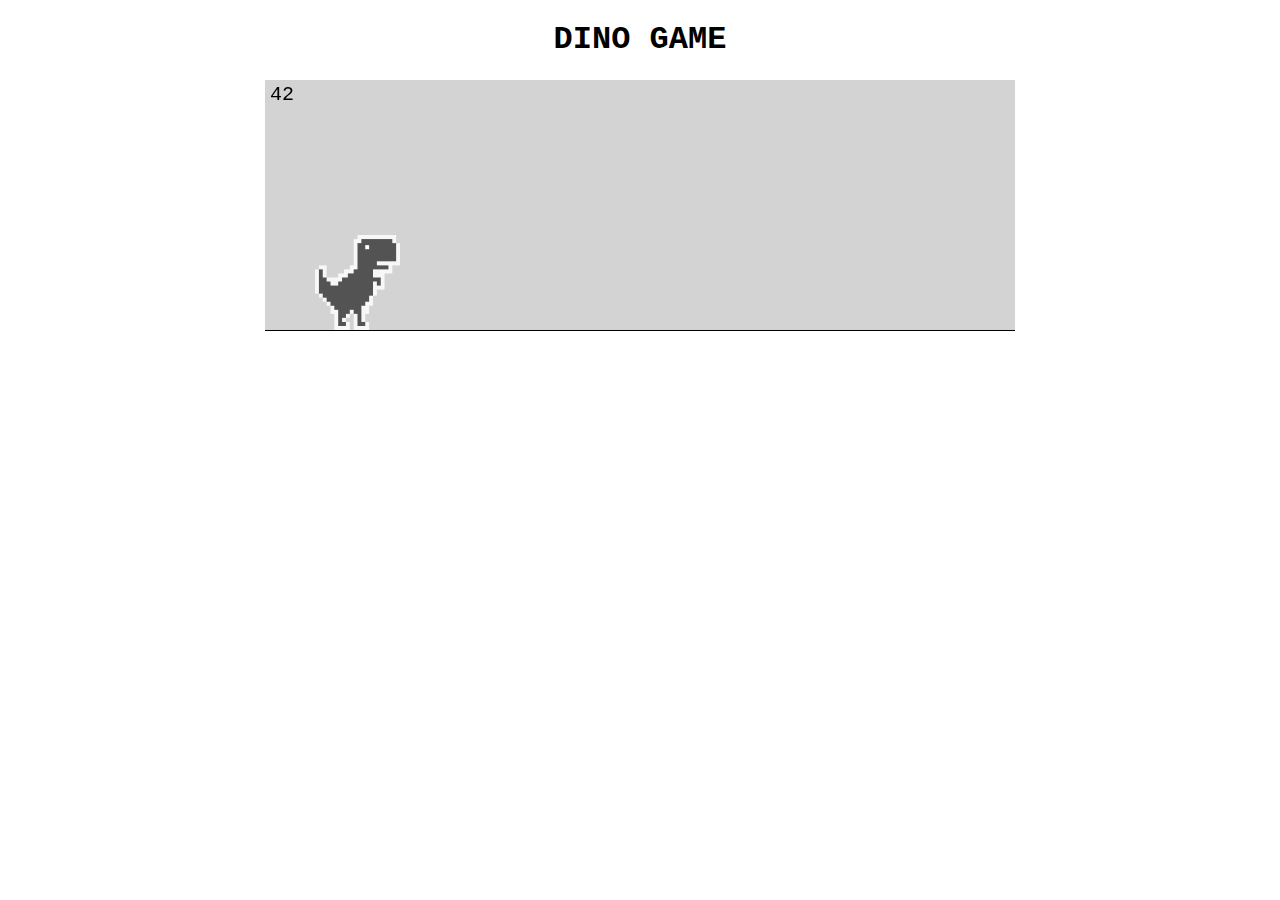
<file: dino game/index.html>
<!DOCTYPE html>
<html lang="en">
<head>
    <meta charset="UTF-8">
    <meta name="viewport" content="width=device-width, initial-scale=1.0">
    <title>DINO GAME</title>
    <link rel = "stylesheet" href = "dino.css">
    <script src="dino.js"></script>
</head>
<body>
    <h1> DINO GAME </h1>
    <canvas id="board"></canvas>
</body>
</html>
</file>
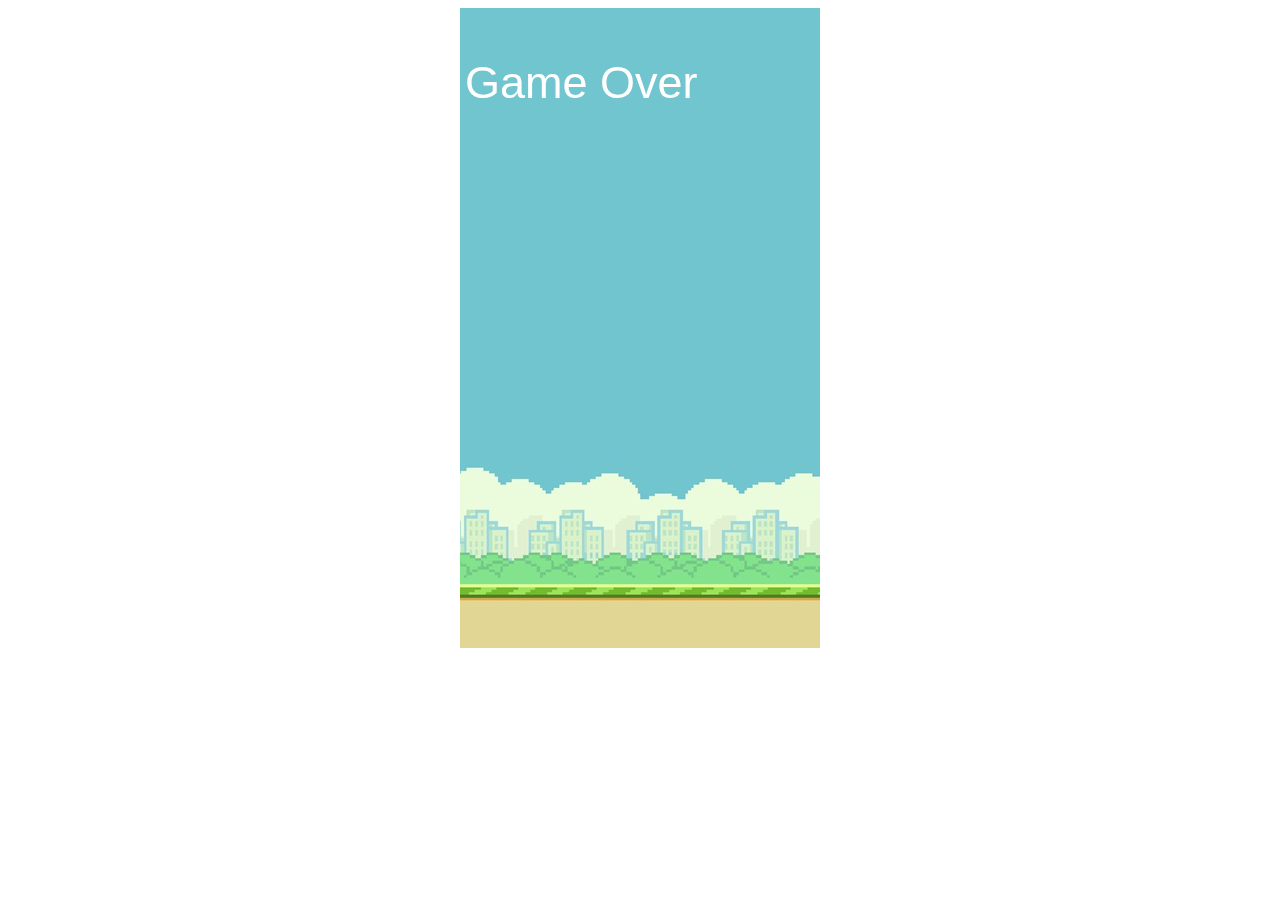
<file: flappy game/index.html>
<!DOCTYPE html>
<html lang="en">
<head>
    <meta charset="UTF-8">
    <meta name="viewport" content="width=device-width, initial-scale=1.0">
    <title>Flapping Bird</title>
    <link rel="stylesheet" href="styles.css">
    <script src="script.js"></script>
</head>
<body>
    <canvas id="board"></canvas>
</body>
</html>
</file>
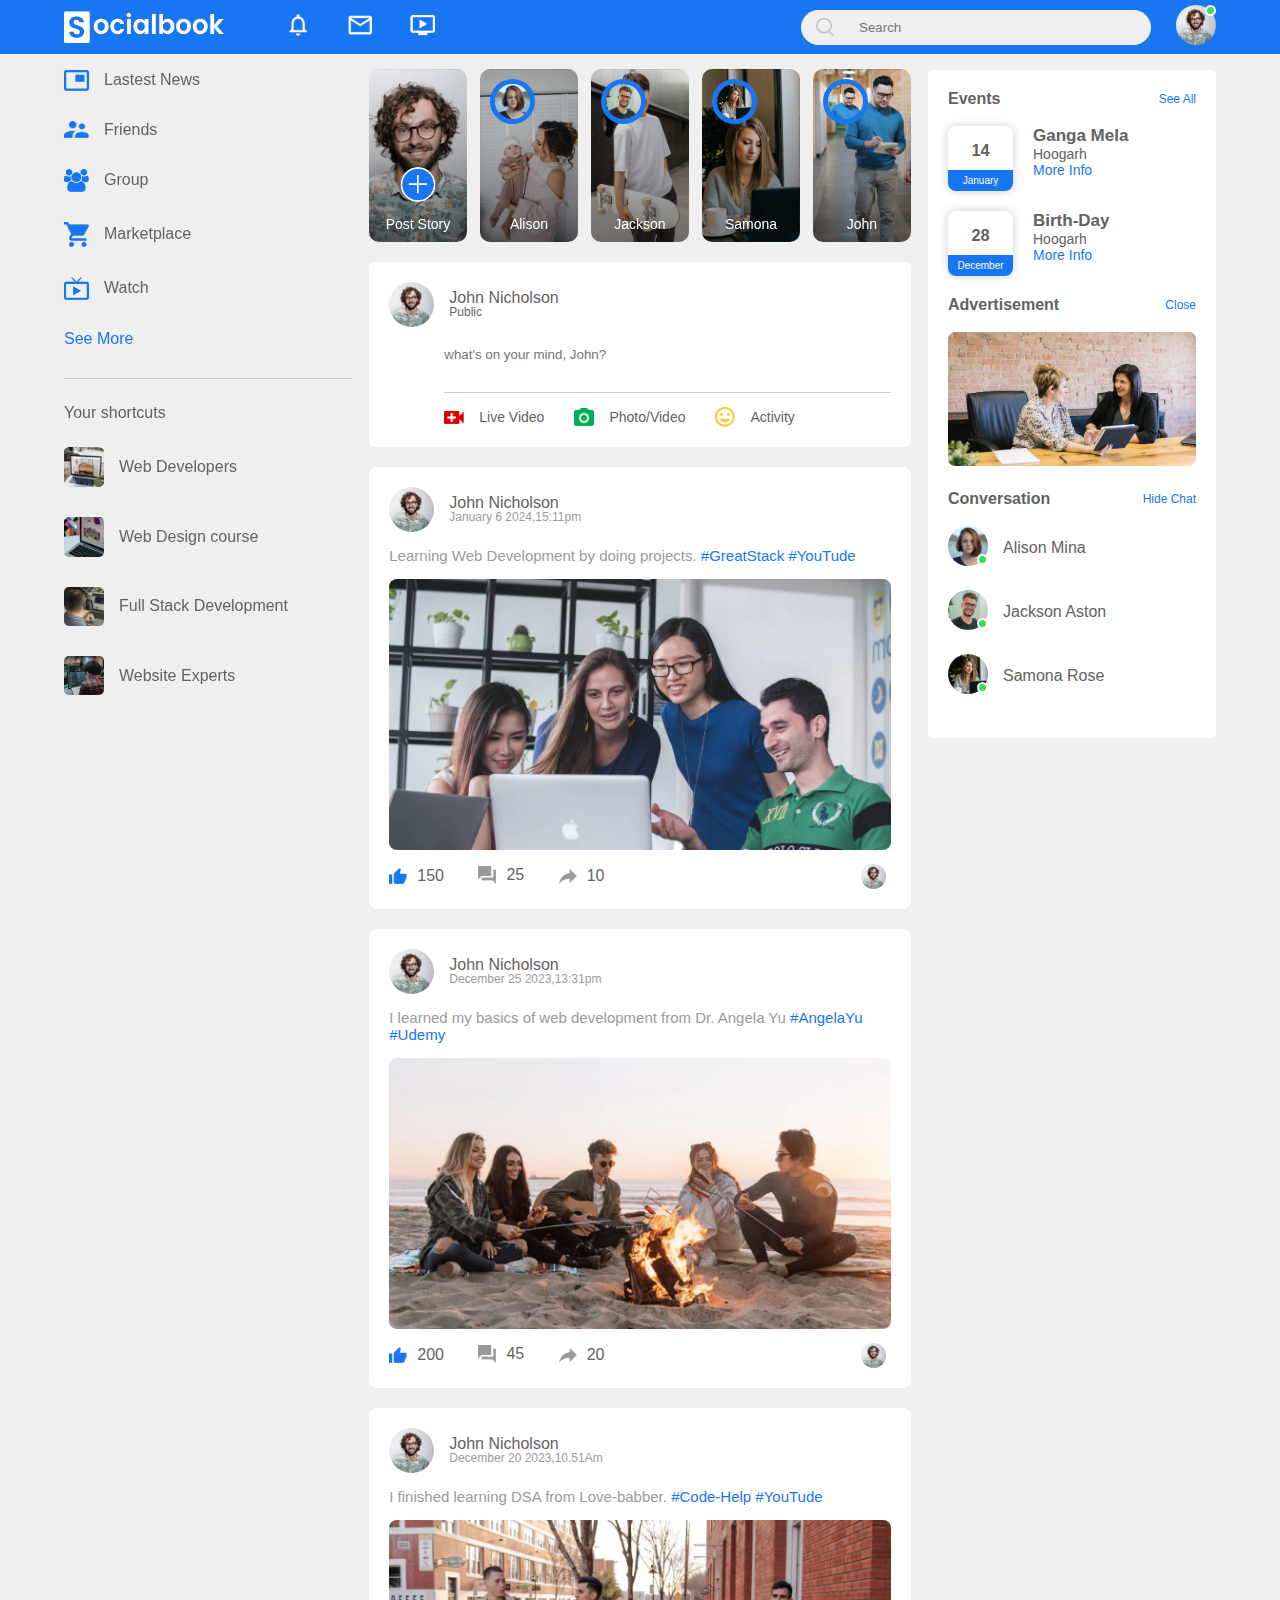
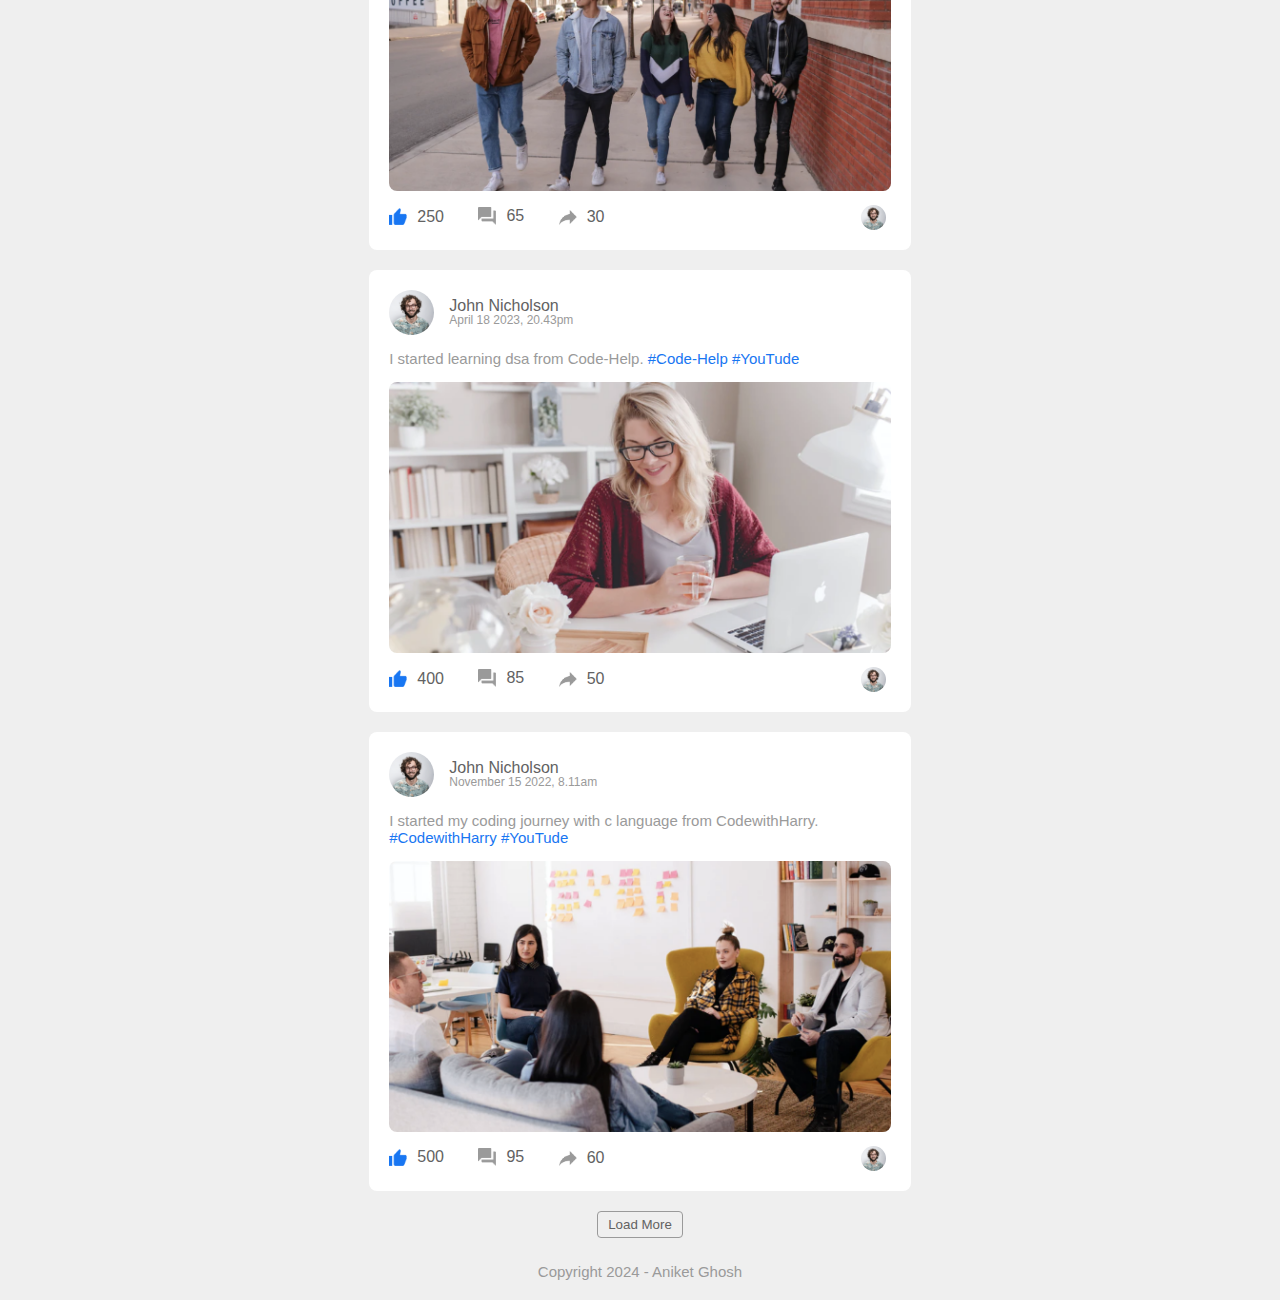
<file: Social_media_website/index.html>
<!DOCTYPE html>
<html lang="en">
  <head>
    <meta charset="UTF-8" />
    <meta name="viewport" content="width=device-width, initial-scale=1.0" />
    <title>SocialBook</title>
    <link rel="stylesheet" href="style.css" />
    <link
      rel="stylesheet"
      href="https://cdnjs.cloudflare.com/ajax/libs/font-awesome/6.5.1/css/all.min.css"
      integrity="sha512-DTOQO9RWCH3ppGqcWaEA1BIZOC6xxalwEsw9c2QQeAIftl+Vegovlnee1c9QX4TctnWMn13TZye+giMm8e2LwA=="
      crossorigin="anonymous"
      referrerpolicy="no-referrer"
    />
  </head>
  <body>
    <!-- Navigation-bar -->
    <nav>
      <div class="nav-left">
        <img src="images/logo.png" alt="logo pic" class="logo" />
        <ul>
          <li><img src="images/notification.png" alt="notification" /></li>
          <li><img src="images/inbox.png" alt="indox icon" /></li>
          <li><img src="images/video.png" alt="video icon" /></li>
        </ul>
      </div>
      <div class="nav_right">
        <div class="search_box">
          <img src="images/search.png" alt="search icon" />
          <input type="text" placeholder="Search" />
        </div>
        <div class="nav_user_icon online" onclick="settingsmenutoggle()">
          <img src="images/profile-pic.png" alt="profile-pic" />
        </div>
      </div>

      <div class="settings-menu">

        <div id="dark-btn">
          <span></span>
        </div>

        <div class="settings-menu-inner">
          <div class="user-profile">
            <img src="images/profile-pic.png" />
            <div>
              <p>John Nicholson</p>
              <a href="#">See Your Profile</a>
            </div>
          </div>
          <hr />
          <div class="user-profile">
            <img src="images/feedback.png" />
            <div>
              <p>Give Feedback</p>
              <a href="#">Help us to improve the new design</a>
            </div>
          </div>
          <hr />
          <div class="settings-link">
            <img src="images/setting.png" class="settings-icon" />
            <a href="#"
              >Setting & Privacy <img src="images/arrow.png" width="10px"
            /></a>
          </div>
          <div class="settings-link">
            <img src="images/help.png" class="settings-icon" />
            <a href="#"
              >Help & Support <img src="images/arrow.png" width="10px"
            /></a>
          </div>
          <div class="settings-link">
            <img src="images/display.png" class="settings-icon" />
            <a href="#"
              >Display & Accessibility <img src="images/arrow.png" width="10px"
            /></a>
          </div>
          <div class="settings-link">
            <img src="images/logout.png" class="settings-icon" />
            <a href="#">Logout <img src="images/arrow.png" width="10px" /></a>
          </div>
        </div>
      </div>
    </nav>

    <!-- whole-container -->
    <div class="container">
      <!-- left-sidebar -->
      <div class="left-sidebar">
        <div class="imp-links">
          <a href="#"><img src="images/news.png" /> Lastest News</a>
          <a href="#"><img src="images/friends.png" /> Friends </a>
          <a href="#"><img src="images/group.png" /> Group </a>
          <a href="#"><img src="images/marketplace.png" /> Marketplace</a>
          <a href="#"><img src="images/watch.png" /> Watch</a>
          <a href="#">See More</a>
        </div>
        <div class="shortcut-links">
          <p>Your shortcuts</p>
          <a href="#"><img src="images/shortcut-1.png" /> Web Developers </a>
          <a href="#"><img src="images/shortcut-2.png" /> Web Design course </a>
          <a href="#"
            ><img src="images/shortcut-3.png" /> Full Stack Development
          </a>
          <a href="#"><img src="images/shortcut-4.png" /> Website Experts </a>
        </div>
      </div>

      <!-- main-conntent -->
      <div class="main-content">
        <div class="story-gallery">
          <div class="story story1">
            <img src="images/upload.png" />
            <p>Post Story</p>
          </div>
          <div class="story story2">
            <img src="images/member-1.png" />
            <p>Alison</p>
          </div>
          <div class="story story3">
            <img src="images/member-2.png" />
            <p>Jackson</p>
          </div>
          <div class="story story4">
            <img src="images/member-3.png" />
            <p>Samona</p>
          </div>
          <div class="story story5">
            <img src="images/member-4.png" />
            <p>John</p>
          </div>
        </div>

        <div class="write-post-container">
          <div class="user-profile">
            <img src="images/profile-pic.png" />
            <div>
              <p>John Nicholson</p>
              <small>Public <i class="fas fa-caret-down"></i></small>
            </div>
          </div>

          <div class="post-input-container">
            <textarea
              rows="3"
              placeholder="what's on your mind, John?"
            ></textarea>
            <div class="add-post-links">
              <a href="#"><img src="images/live-video.png" />Live Video</a>
              <a href="#"><img src="images/photo.png" />Photo/Video</a>
              <a href="#"><img src="images/feeling.png" />Activity</a>
            </div>
          </div>
        </div>

        <div class="post-container">
          <div class="post-row">
            <div class="user-profile">
              <img src="images/profile-pic.png" />
              <div>
                <p>John Nicholson</p>
                <span>January 6 2024,15:11pm</span>
              </div>
            </div>
            <a href="#"><i class="fas fa-ellipsis-v"></i></a>
          </div>

          <p class="post-text">
            Learning Web Development by doing projects.
            <a href="#"> #GreatStack</a><a href="#"> #YouTude</a>
          </p>
          <img src="images/feed-image-1.png" class="post-img" />

          <div class="post-row">
            <div class="activity-icons">
              <div><img src="images/like-blue.png" alt="" />150</div>
              <div><img src="images/comments.png" alt="" />25</div>
              <div><img src="images/share.png" alt="" />10</div>
            </div>
            <div class="post-profile-icon">
              <img src="images/profile-pic.png" />
              <i class="fas fa-caret-down"></i>
            </div>
          </div>
        </div>
        <div class="post-container">
          <div class="post-row">
            <div class="user-profile">
              <img src="images/profile-pic.png" />
              <div>
                <p>John Nicholson</p>
                <span>December 25 2023,13:31pm</span>
              </div>
            </div>
            <a href="#"><i class="fas fa-ellipsis-v"></i></a>
          </div>

          <p class="post-text">
            I learned my basics of web development from Dr. Angela Yu
            <a href="#"> #AngelaYu</a><a href="#"> #Udemy</a>
          </p>
          <img src="images/feed-image-2.png" class="post-img" />

          <div class="post-row">
            <div class="activity-icons">
              <div><img src="images/like-blue.png" alt="" />200</div>
              <div><img src="images/comments.png" alt="" />45</div>
              <div><img src="images/share.png" alt="" />20</div>
            </div>
            <div class="post-profile-icon">
              <img src="images/profile-pic.png" />
              <i class="fas fa-caret-down"></i>
            </div>
          </div>
        </div>
        <div class="post-container">
          <div class="post-row">
            <div class="user-profile">
              <img src="images/profile-pic.png" />
              <div>
                <p>John Nicholson</p>
                <span>December 20 2023,10.51Am</span>
              </div>
            </div>
            <a href="#"><i class="fas fa-ellipsis-v"></i></a>
          </div>

          <p class="post-text">
            I finished learning DSA from Love-babber.
            <a href="#"> #Code-Help</a><a href="#"> #YouTude</a>
          </p>
          <img src="images/feed-image-3.png" class="post-img" />

          <div class="post-row">
            <div class="activity-icons">
              <div><img src="images/like-blue.png" alt="" />250</div>
              <div><img src="images/comments.png" alt="" />65</div>
              <div><img src="images/share.png" alt="" />30</div>
            </div>
            <div class="post-profile-icon">
              <img src="images/profile-pic.png" />
              <i class="fas fa-caret-down"></i>
            </div>
          </div>
        </div>
        <div class="post-container">
          <div class="post-row">
            <div class="user-profile">
              <img src="images/profile-pic.png" />
              <div>
                <p>John Nicholson</p>
                <span>April 18 2023, 20.43pm</span>
              </div>
            </div>
            <a href="#"><i class="fas fa-ellipsis-v"></i></a>
          </div>

          <p class="post-text">
            I started learning dsa from Code-Help.
            <a href="#"> #Code-Help</a><a href="#"> #YouTude</a>
          </p>
          <img src="images/feed-image-4.png" class="post-img" />

          <div class="post-row">
            <div class="activity-icons">
              <div><img src="images/like-blue.png" alt="" />400</div>
              <div><img src="images/comments.png" alt="" />85</div>
              <div><img src="images/share.png" alt="" />50</div>
            </div>
            <div class="post-profile-icon">
              <img src="images/profile-pic.png" />
              <i class="fas fa-caret-down"></i>
            </div>
          </div>
        </div>
        <div class="post-container">
          <div class="post-row">
            <div class="user-profile">
              <img src="images/profile-pic.png" />
              <div>
                <p>John Nicholson</p>
                <span>November 15 2022, 8.11am</span>
              </div>
            </div>
            <a href="#"><i class="fas fa-ellipsis-v"></i></a>
          </div>

          <p class="post-text">
            I started my coding journey with c language from CodewithHarry.
            <a href="#"> #CodewithHarry</a><a href="#"> #YouTude</a>
          </p>
          <img src="images/feed-image-5.png" class="post-img" />

          <div class="post-row">
            <div class="activity-icons">
              <div><img src="images/like-blue.png" alt="" />500</div>
              <div><img src="images/comments.png" alt="" />95</div>
              <div><img src="images/share.png" alt="" />60</div>
            </div>
            <div class="post-profile-icon">
              <img src="images/profile-pic.png" />
              <i class="fas fa-caret-down"></i>
            </div>
          </div>
        </div>

        <button type="button" class="Load-More-btn">Load More</button>
      </div>

      <!-- right-sidebar -->
      <div class="right-sidebar">
        <div class="sidebar-title">
          <h4>Events</h4>
          <a href="#">See All</a>
        </div>
        <div class="event">
          <div class="left-event">
            <h3>14</h3>
            <span>January</span>
          </div>
          <div class="right-event">
            <h4>Ganga Mela</h4>
            <p><i class="fa-solid fa-location-dot"></i> Hoogarh</p>
            <a href="#">More Info</a>
          </div>
        </div>
        <div class="event">
          <div class="left-event">
            <h3>28</h3>
            <span>December</span>
          </div>
          <div class="right-event">
            <h4>Birth-Day</h4>
            <p><i class="fa-solid fa-location-dot"></i> Hoogarh</p>
            <a href="#">More Info</a>
          </div>
        </div>

        <div class="sidebar-title">
          <h4>Advertisement</h4>
          <a href="#">Close</a>
        </div>
        <img src="images/advertisement.png" class="sidebar-ads" />

        <div class="sidebar-title">
          <h4>Conversation</h4>
          <a href="#">Hide Chat</a>
        </div>

        <div class="online-list">
          <div class="online">
            <img src="images/member-1.png" />
          </div>
          <p>Alison Mina</p>
        </div>
        <div class="online-list">
          <div class="online">
            <img src="images/member-2.png" />
          </div>
          <p>Jackson Aston</p>
        </div>
        <div class="online-list">
          <div class="online">
            <img src="images/member-3.png" />
          </div>
          <p>Samona Rose</p>
        </div>
      </div>
    </div>

    <!-- footer-section -->
    <div class="footer">
      <p>Copyright 2024 - Aniket Ghosh</p>
    </div>

    <script src="script.js"></script>
  </body>
</html>
</file>
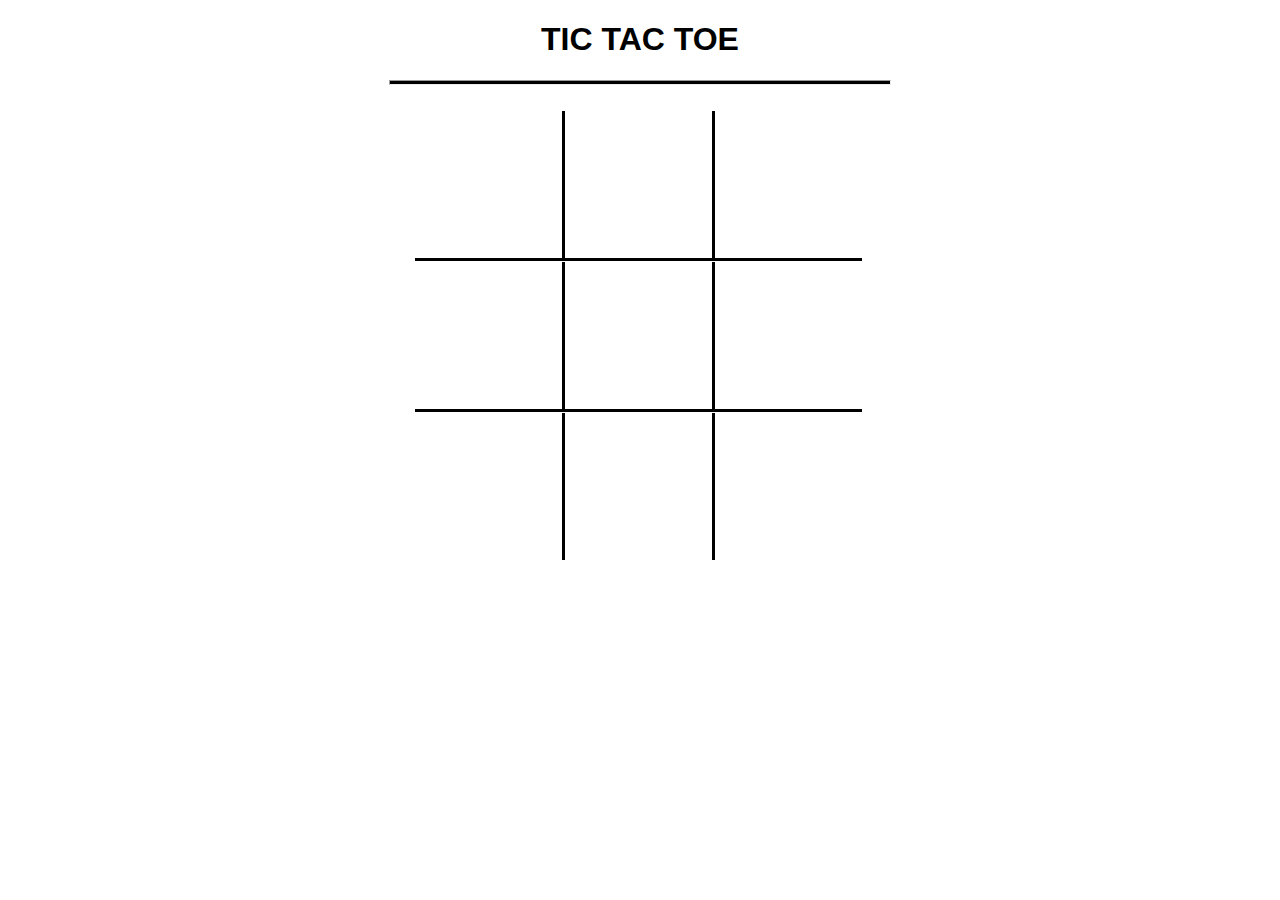
<file: Tic tac toe game/index.html>
<!DOCTYPE html>
<html lang="en">
<head>
    <meta charset="UTF-8">
    <meta name="viewport" content="width=device-width, initial-scale=1.0">
    <title>TIC TAC TOE</title>
    <link rel="stylesheet" href="style.css">
    <script src="script.js"></script>
</head>
<body>
    <h1>TIC TAC TOE</h1>
    <hr>
    <br>
    <div id="board"></div>
</body>
</html>
</file>
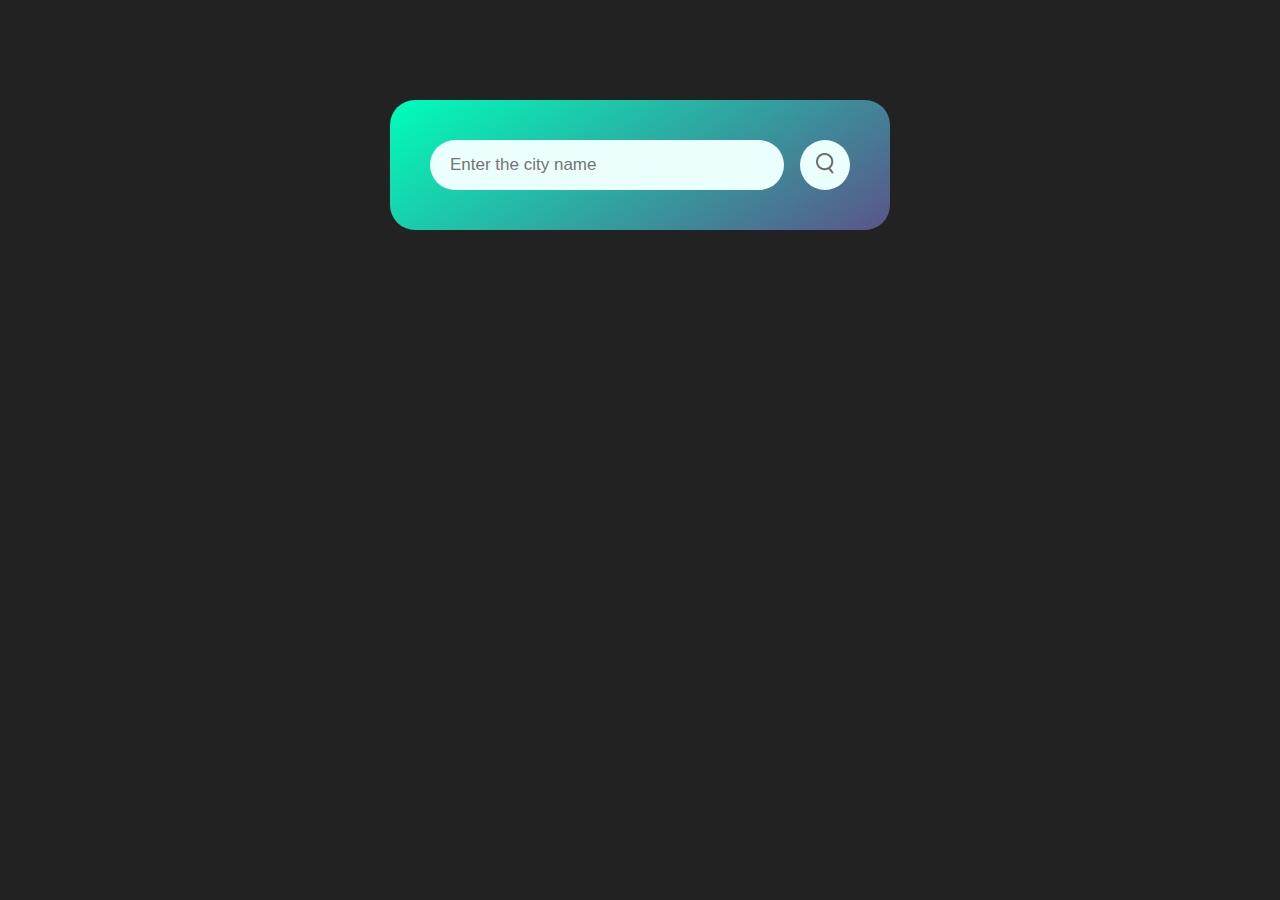
<file: weather/index.html>
<!doctype html>
<html lang="en">

<head>
  <meta charset="utf-8">
  <meta name="viewport" content="width=device-width, initial-scale=1">
  <title>Weather App</title>
  <link rel="stylesheet" href="styles.css">
</head>

<body>

  <div class="card">
    <div class="search">
      <input type="text" placeholder="Enter the city name" spellcheck="false">
      <button><img src="images/search.png"></button>
    </div>
    <div class="error">
      <p>Invaid city name </p>
    </div>
    <div class="weather">
      <img src="images/rain.png" class="weather-icon">
      <h1 class="temp">22°c</h1>
      <h2 class="city">New York</h2>
      <div class="details">
        <div class="col">
          <img src="images/humidity.png" alt="">
          <div>
            <p class="humidity">50%</p>
            <p>Humidity</p>
          </div>
        </div>
        <div class="col">
          <img src="images/wind.png" alt="">
          <div>
            <p class="wind">15 km/h</p>
            <p>Wind Speed</p>
          </div>
        </div>
      </div>
    </div>
  </div>


  <script src="script.js"></script>
</body>

</html>
</file>
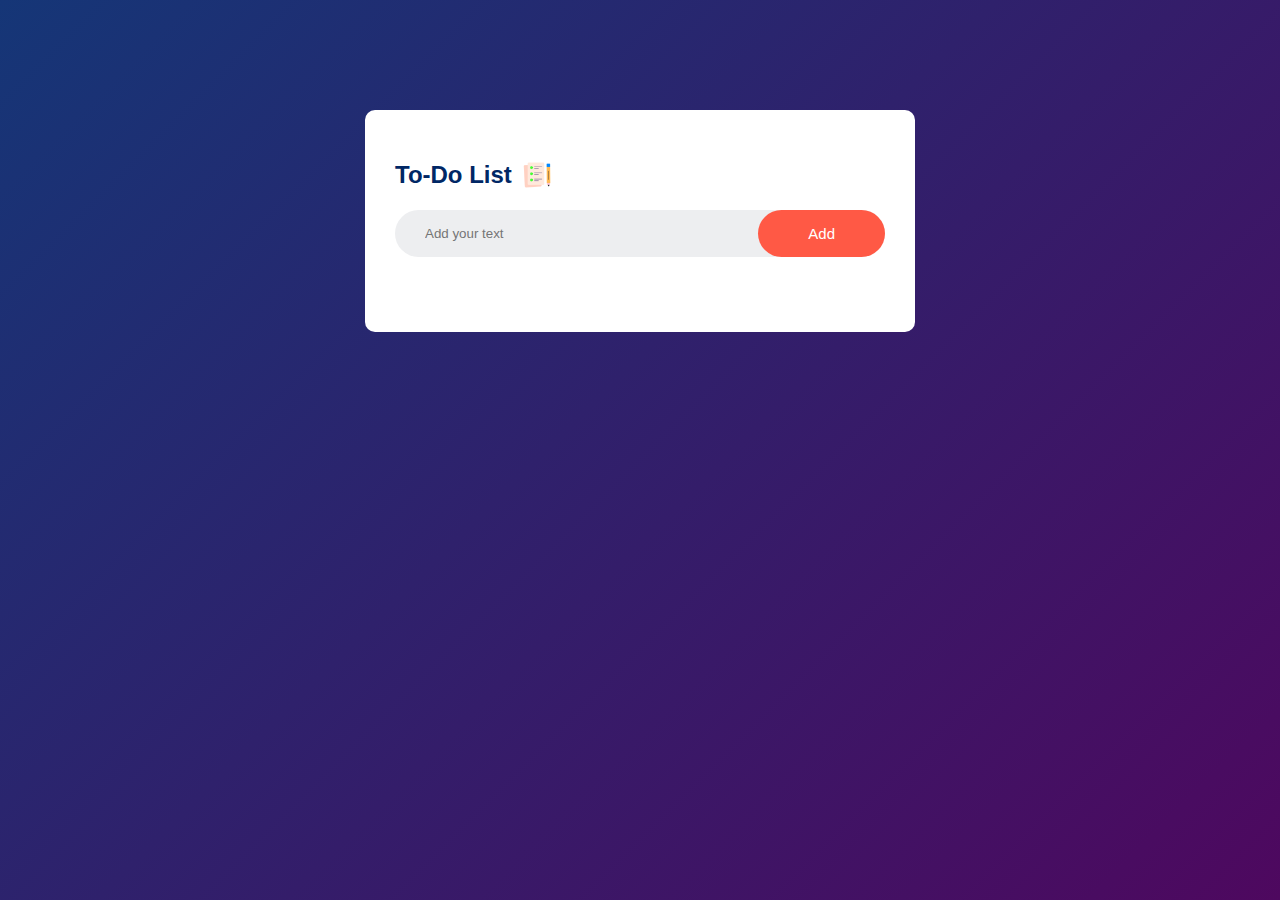
<file: Todo-List/To-Do-Img/index.html>
<!DOCTYPE html>
<html lang="en">

<head>
    <meta charset="UTF-8">
    <meta name="viewport" content="width=device-width, initial-scale=1.0">
    <title>To-Do List App</title>
    <link rel="stylesheet" href="style.css">
</head>

<body>
    <div class="container">
        <div class="todo-app">
            <h2>To-Do List <img src="images/icon.png"></h2>
            <div class="row">
                <input type="text" id="input-box" placeholder="Add your text">
                <button onclick="addTask()">Add</button>
            </div>
            <ul id="list-container">
                <!-- <li class="checked">Task 1</li>
                <li>Task 2</li>
                <li>Task 3</li> -->
            </ul>
        </div>
    </div>
    <script src="script.js"></script>
</body>

</html>
</file>
<file: dino game/dino.css>
body{
    font-family :'Courier New', Courier, monospace;
    text-align: center;
}

#board {
    background: lightgray;
    border-bottom: 1px solid black;
}
</file>
<file: flappy game/styles.css>
body{
    font-family: 'Courier New', Courier, monospace;
    text-align: center;
}

#board{
    background-image: url(./image/flappybirdbg.png);
}
</file>
<file: Social_media_website/style.css>
* {
  margin: 0;
  padding: 0;
  font-family: "poppins", sans-serif;
  box-sizing: border-box;
}

:root{
  --body-color:#efefef;
  --nav-color:#1876f2;
  --bg-color:#fff;
}

.dark-theme{
  --body-color:#0a0a0a;
  --nav-color:#000;
  --bg-color:#000;
}

body {
  background-color:var(--body-color) ;
  transition: background 0.3s;
}

nav {
  display: flex;
  align-items: center;
  justify-content: space-between;
  background: var(--nav-color);
  padding: 5px 5%;
  position: sticky;
  top: 0;
  z-index: 100;
}

.logo {
  width: 160px;
  margin-right: 45px;
}

.nav-left {
  display: flex;
  align-items: center;
}

.nav-left ul li {
  list-style: none;
  display: inline-block;
}

.nav-left ul li img {
  width: 28px;
  margin: 0 15px;
}

.nav_right {
  display: flex;
  align-items: center;
}

.nav_user_icon img {
  width: 40px;
  border-radius: 50%;
  cursor: pointer;
}

.search_box {
  display: flex;
  align-items: center;
  background: #efefef;
  width: 350px;
  border-radius: 18px;
  margin: 2px 25px;
}

.search_box img {
  width: 18px;
  margin: 2px 15px;
}

.search_box input {
  width: 100%;
  background: transparent;
  padding: 10px;
  outline: none;
  border: 0;
}

.online {
  position: relative;
}

.online:after {
  content: "";
  width: 7px;
  height: 7px;
  border: 2px solid #fff;
  border-radius: 50%;
  background: #41db51;
  position: absolute;
  top: 0;
  right: 0;
}

.container {
  display: flex;
  justify-content: space-between;
  padding: 15px 5%;
}

.left-sidebar {
  flex-basis: 25%;
  position: sticky;
  top: 70px;
  align-self: flex-start;
}

.right-sidebar {
  flex-basis: 25%;
  position: sticky;
  top: 70px;
  align-self: flex-start;
  background: var(--bg-color);
  padding: 20px;
  border-radius: 5px;
  color: #626262;
}

.main-content {
  flex-basis: 47%;
}

.imp-links a,
.shortcut-links a {
  display: flex;
  align-items: center;
  text-decoration: none;
  margin-bottom: 30px;
  color: #626262;
  width: fit-content;
}

.imp-links a img {
  width: 25px;
  margin-right: 15px;
}

.imp-links a:last-child {
  color: #1876f2;
}

.imp-links {
  border-bottom: 1px solid #ccc;
}

.shortcut-links a img {
  width: 40px;
  margin-right: 15px;
  border-radius: 5px;
}

.shortcut-links p {
  margin: 25px 0;
  color: #626262;
  font-weight: 500;
}

.sidebar-title {
  display: flex;
  align-items: center;
  justify-content: space-between;
  margin-bottom: 18px;
}

.sidebar-title h4 {
  font-weight: 600;
  font-size: 16px;
}

.sidebar-title a {
  text-decoration: none;
  color: #1876f2;
  font-size: 12px;
}

.event {
  display: flex;
  font-size: 14px;
  margin-bottom: 20px;
}

.left-event {
  text-align: center;
  margin-right: 20px;
  border-radius: 8px;
  height: 65px;
  width: 65px;
  padding-top: 15px;
  overflow: hidden;
  position: relative;
  box-shadow: 0 0 10px rgba(0, 0, 0, 0.2);
}

.right-event h4 {
  font-size: 17px;
}

.right-event p {
  font-size: 14px;
}

.right-event a {
  font-size: 14px;
  text-decoration: none;
  color: #1876f2;
}

.left-event span {
  position: absolute;
  bottom: 0;
  left: 0;
  width: 100%;
  background: #1876f2;
  color: #fff;
  font-size: 10px;
  padding: 5px 0;
}

.sidebar-ads {
  width: 100%;
  margin-bottom: 20px;
  border-radius: 7px;
}

.online-list {
  display: flex;
  align-items: center;
  margin-bottom: 20px;
}

.online-list .online img {
  width: 40px;
  border-radius: 50%;
}

.online-list .online {
  width: 40px;
  border-radius: 50%;
  margin-right: 15px;
}

.online-list .online::after {
  bottom: 5px;
  top: unset;
}

.story-gallery {
  display: flex;
  /* align-items: center; */
  justify-content: space-between;
  margin-bottom: 20px;
}

.story-gallery .story {
  flex-basis: 18%;
  padding-top: 32%;
  position: relative;
  background-position: center;
  background-size: cover;
  border-radius: 10px;
}

.story img {
  position: absolute;
  width: 45px;
  border-radius: 50%;
  top: 10px;
  left: 10px;
  border: 5px solid #1876f2;
}

.story p {
  position: absolute;
  bottom: 10px;
  width: 100%;
  text-align: center;
  color: #fff;
  font-size: 14px;
}

.story1 {
  background-image: linear-gradient(transparent, rgba(0, 0, 0, 0.5)),
    url(images/status-1.png);
}

.story2 {
  background-image: linear-gradient(transparent, rgba(0, 0, 0, 0.5)),
    url(images/status-2.png);
}

.story3 {
  background-image: linear-gradient(transparent, rgba(0, 0, 0, 0.5)),
    url(images/status-3.png);
}

.story4 {
  background-image: linear-gradient(transparent, rgba(0, 0, 0, 0.5)),
    url(images/status-4.png);
}

.story5 {
  background-image: linear-gradient(transparent, rgba(0, 0, 0, 0.5)),
    url(images/status-5.png);
}

.story.story1 img {
  top: unset;
  left: 50%;
  bottom: 40px;
  transform: translateX(-50%);
  border: 0;
  width: 35px;
}

.write-post-container {
  width: 100%;
  background: var(--bg-color);
  border-radius: 6px;
  padding: 20px;
  color: #626262;
}

.user-profile {
  display: flex;
  align-items: center;
}

.user-profile img {
  width: 45px;
  border-radius: 50%;
  margin-right: 15px;
}

.user-profile p {
  margin-bottom: -5px;
  color: #626262;
  font-weight: 500;
}

.user-profile small {
  font-size: 12px;
}

.post-input-container {
  padding-left: 55px;
  padding-top: 20px;
}

.post-input-container textarea {
  width: 100%;
  border: 0;
  outline: none;
  border-bottom: 1px solid #ccc;
  background: transparent;
  resize: none;
}

.add-post-links {
  display: flex;
  margin-top: 10px;
}

.add-post-links a {
  text-decoration: none;
  display: flex;
  align-items: center;
  color: #626262;
  margin-right: 30px;
  font-size: 14px;
}

.add-post-links a img {
  width: 20px;
  margin-right: 15px;
}

.post-container {
  width: 100%;
  background: var(--bg-color);
  border-radius: 8px;
  padding: 20px;
  color: #626262;
  margin: 20px 0;
}

.user-profile span {
  font-size: 12px;
  color: #9a9a9a;
}

.post-text {
  color: #9a9a9a;
  margin: 15px 0;
  font-size: 15px;
}

.post-text a {
  color: #1876f2;
  text-decoration: none;
}

.post-img {
  width: 100%;
  border-radius: 8px;
  margin-bottom: 10px;
}

.post-row {
  display: flex;
  align-items: center;
  justify-content: space-between;
}

.activity-icons div img {
  width: 18px;
  margin-right: 10px;
}

.activity-icons div {
  display: inline-flex;
  align-items: center;
  margin-right: 30px;
}

.post-profile-icon {
  display: flex;
  align-items: center;
}

.post-profile-icon img {
  width: 25px;
  border-radius: 50%;
  margin-right: 5px;
}

.post-row a {
  color: #626262;
}

.Load-More-btn {
  display: block;
  margin: auto;
  cursor: pointer;
  padding: 5px 10px;
  border: 1px solid #9a9a9a;
  color: #626262;
  background: transparent;
  border-radius: 4px;
}

.footer {
  text-align: center;
  color: #9a9a9a;
  padding: 10px 0 20px;
  font-size: 15px;
}

.settings-menu {
  position: absolute;
  max-width: 350px;
  width: 95%;
  background: var(--bg-color);
  box-shadow: 0 0 10px rgba(0, 0, 0, 0.5);
  border-radius: 6px;
  overflow: hidden;
  top: 108%;
  right: 5%;
  max-height: 0;
  transition: max-height 0.3s;
}

.settings-menu-height{
  max-height: 440px;
  scroll-behavior: smooth;
}

.user-profile a {
  font-size: 12px;
  color: #1876f2;
  text-decoration: none;
}

.settings-menu-inner {
  padding: 20px;
}

.settings-menu hr {
  border: 0;
  height: 1px;
  background: #9a9a9a;
  margin: 20px 0;
}

.settings-link {
  display: flex;
  align-items: center;
  margin: 15px 0;
}

.settings-link .settings-icon {
  width: 40px;
  margin-right: 10px;
  border-radius: 50%;
}

.settings-link a {
  text-decoration: none;
  display: flex;
  flex: 1;
  align-items: center;
  justify-content: space-between;
  color: #626262;
}

#dark-btn{
  position: absolute;
  top: 20px;
  right: 20px;
  background: #ccc;
  width: 45px;
  border-radius: 15px;
  padding: 2px 3px;
  cursor: pointer;
  display: flex;
  transition: padding-left 0.4s,background 0.5s;
}

#dark-btn span{
  width: 20px;
  height: 20px;
  background: #fff;
  border-radius: 50%;
  display: inline-block;
}

#dark-btn.dark-btn-on{
  padding-left: 22px;
  background: #0a0a0a;
}
</file>
<file: Tic tac toe game/style.css>
/* *{
    padding: 0;
    margin: 0;
    box-sizing: border-box;
} */

body{
    text-align: center;
    font-family: Arial, Helvetica, sans-serif;
}

hr{
    width: 500px;
    height: 3px;
    background-color: black;
}

#board{
    width: 450px;
    height: 450px;

    /* background-color: aqua; */
    margin: 0 auto;
    display: flex;
    flex-wrap: wrap;
}

.tile{
    width: 147px;
    height: 147px;
    
    font-size: 150px;
    display: flex;
    justify-content: center;
    align-items: center;
}

.horizontal-line{
    border-bottom: 3px solid black;
}

.vertical-line{
    border-right: 3px solid black;
}

.winner{
    background-color: lightslategray;
    color: red;
}
</file>
<file: weather/styles.css>
* {
    margin: 0;
    padding: 0;
    font-family: 'Poppins', sans-serif;
    box-sizing: border-box;
}

body {
    background-color: #222;
}

.card {
    width: 100%;
    max-width: 500px;
    background: linear-gradient(145deg, #00feba, #5b548a);
    color: #fff;
    margin: 100px auto 0;
    border-radius: 25px;
    padding: 40px 40px;
    text-align: center;
}

.search {
    width: 100%;
    display: flex;
    align-items: center;
    justify-content: space-between;
    /* //background-color: #fff; */
}

.search input {
    border: 0;
    outline: 0;
    background: #ebfffc;
    color: #555;
    padding: 10px 20px;
    height: 50px;
    border-radius: 30px;
    flex: 1;
    margin-right: 16px;
    font-size: 17px;
}

.search button{
    border: 0;
    outline: 0;
    background: #ebfffc;
    border-radius: 50%;
    width: 50px;
    height: 50px;
    cursor: pointer;
}

.search button img{
    width: 18px;
}

.weather-icon{
    width: 175px;
    margin-top: 25px;
}

.weather h1{
    font-size: 75px;
    font-weight: 500;
}

.weather h2{
    font-size: 40px;
    font-weight: 400;
    margin-top: -10px;
}

.details{
    display: flex;
    align-items: center;
    justify-content: space-between;
    padding: 0 20px;
    margin-top: 50px;

}

.col{
    display: flex;
    align-items: center;
    text-align: left;
}

.col img{
    width: 40px;
    margin-right: 10px;
}

.humidity, .wind{
    font-size: 25px;
    margin-top: -6px;
}

.weather{
    display: none;
}

.error{
    text-align: left;
    margin-left: 10px;
    margin-top: 15px;
    font-size: 20px;
    display: none;
}
</file>
<file: Todo-List/To-Do-Img/style.css>
* {
    margin: 0;
    padding: 0;
    font-family: 'Poppins', sans-serif;
    box-sizing: border-box;
}

.container {
    width: 100vw;
    height: 100vh;
    background: linear-gradient(135deg, #153677, #4e085f);
    padding: 10px;
}

.todo-app {
    width: 100%;
    max-width: 550px;
    background-color: #fff;
    margin: 100px auto 20px;
    padding: 50px 30px 50px;
    border-radius: 10px;
}

.todo-app h2 {
    color: #002765;
    display: flex;
    align-items: center;
    margin-bottom: 20px;
}

.todo-app h2 img {
    width: 30px;
    margin-left: 10px;
}

.row {
    display: flex;
    align-items: center;
    justify-content: space-between;
    background: #edeef0;
    border-radius: 30px;
    padding-left: 20px;
    margin-bottom: 25px;
}

input {
    flex: 1;
    border: none;
    outline: none;
    background: transparent;
    padding: 10px;
    font-weight: 15px;
}

.row button {
    border: none;
    outline: none;
    background-color: #ff5945;
    color: #fff;
    padding: 15px 50px;
    border-radius: 45px;
    font-size: 15px;
    cursor: pointer;
}

ul li {
    list-style: none;
    font-size: 18px;
    padding: 12px 10px 12px 50px;
    user-select: none;
    cursor: pointer;
    position: relative;
}

ul li::before {
    content: '';
    position: absolute;
    height: 28px;
    width: 28px;
    border-radius: 50%;
    background-image: url(images/unchecked.png);
    background-size: cover;
    background-position: center;
    top: 12px;
    left: 10px;
}

ul li.checked {
    color: #555;
    text-decoration: line-through;
}

ul li.checked::before {
    background-image: url(images/checked.png);
}

ul li span {
    position: absolute;
    right: 0;
    top: 5px;
    width: 40px;
    height: 40px;
    font-size: 22px;
    line-height: 40px;
    color: #555;
    text-align: center;
    border-radius: 50%;
}

ul li span:hover {
    background: #edeef0;
}
</file>
